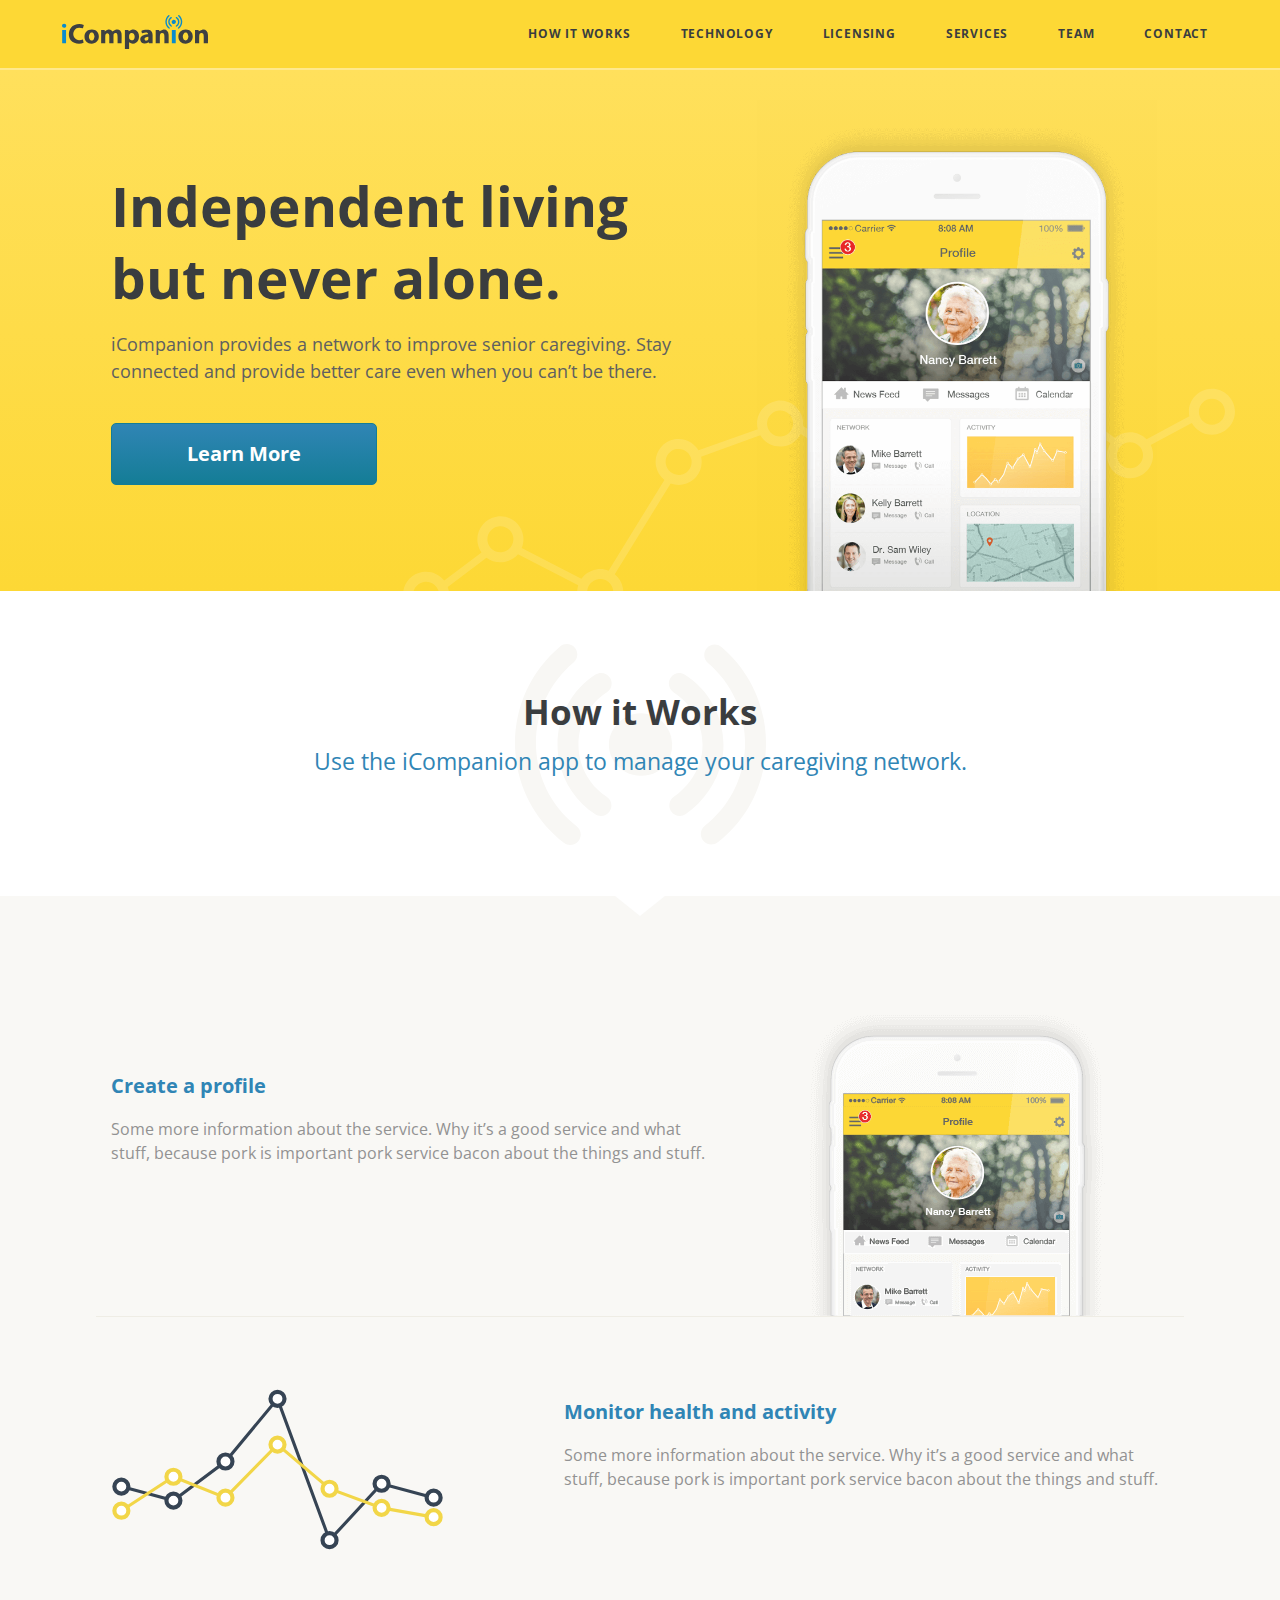
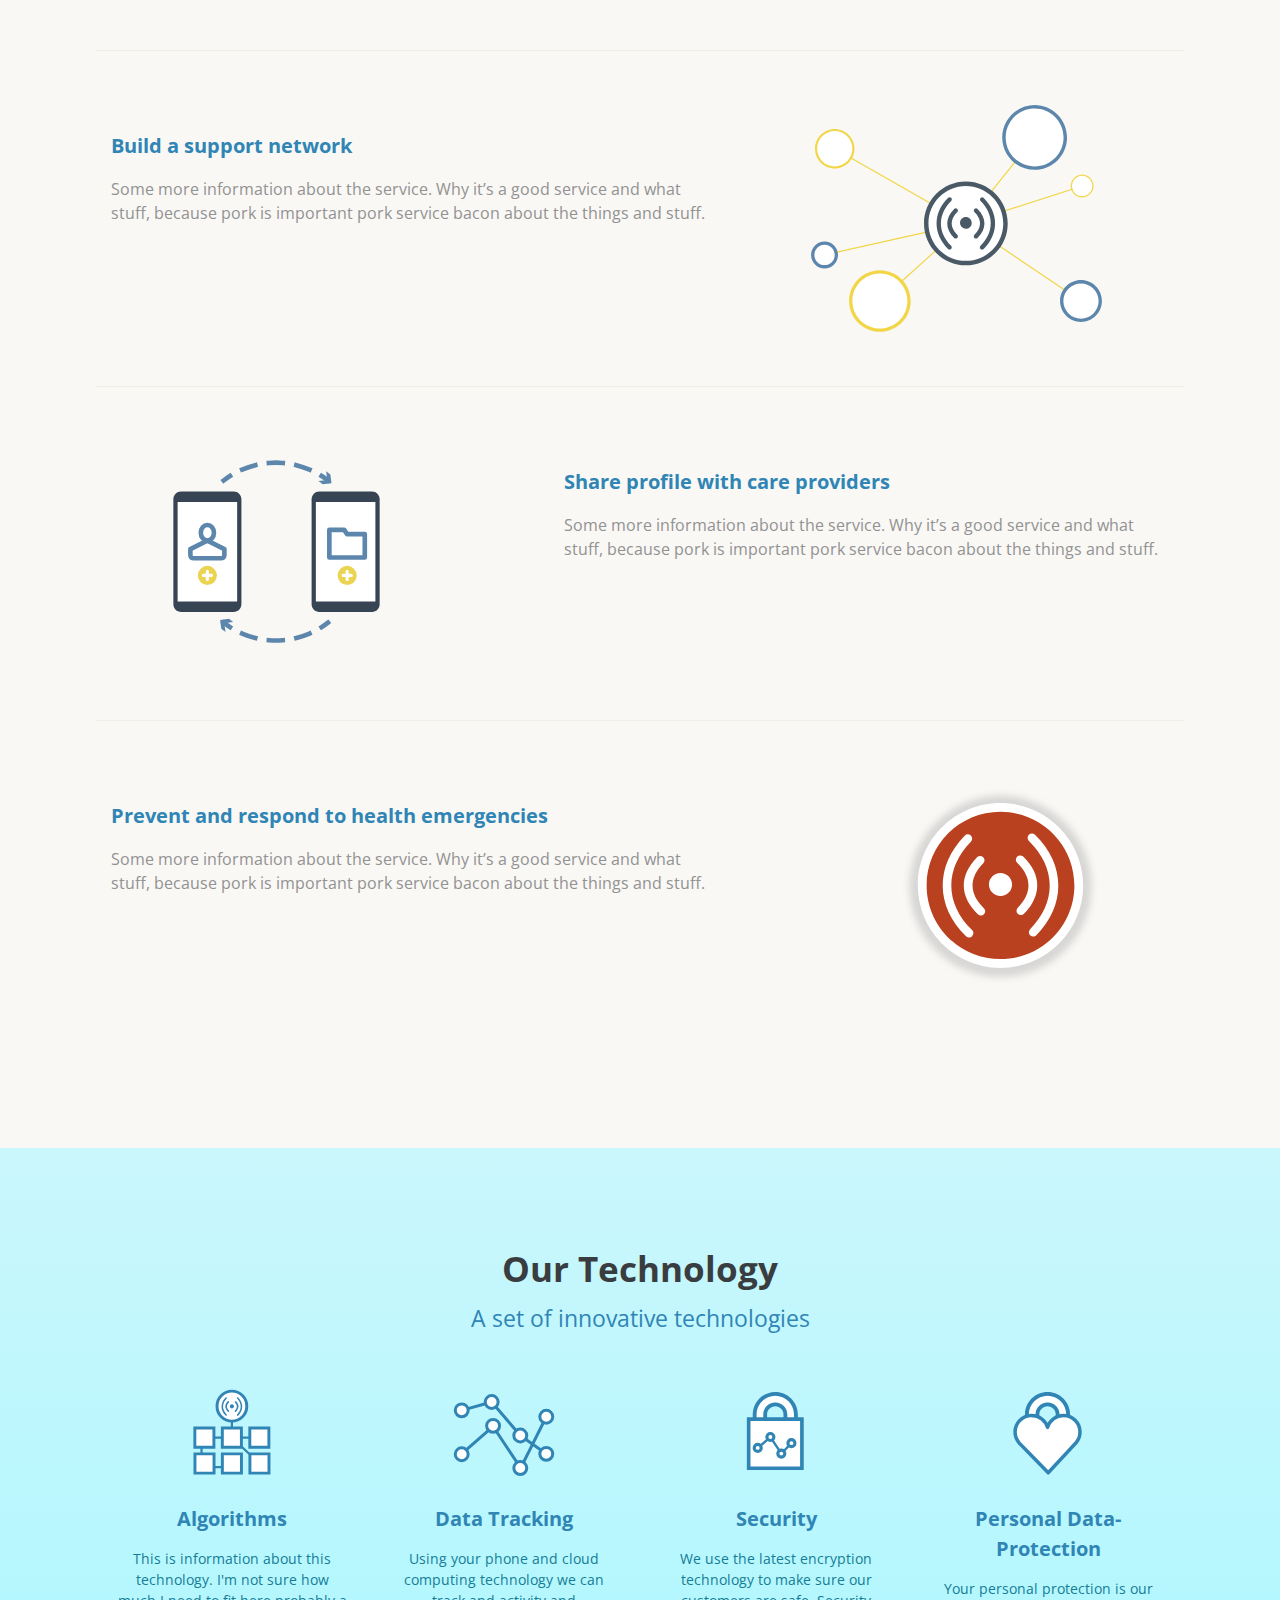
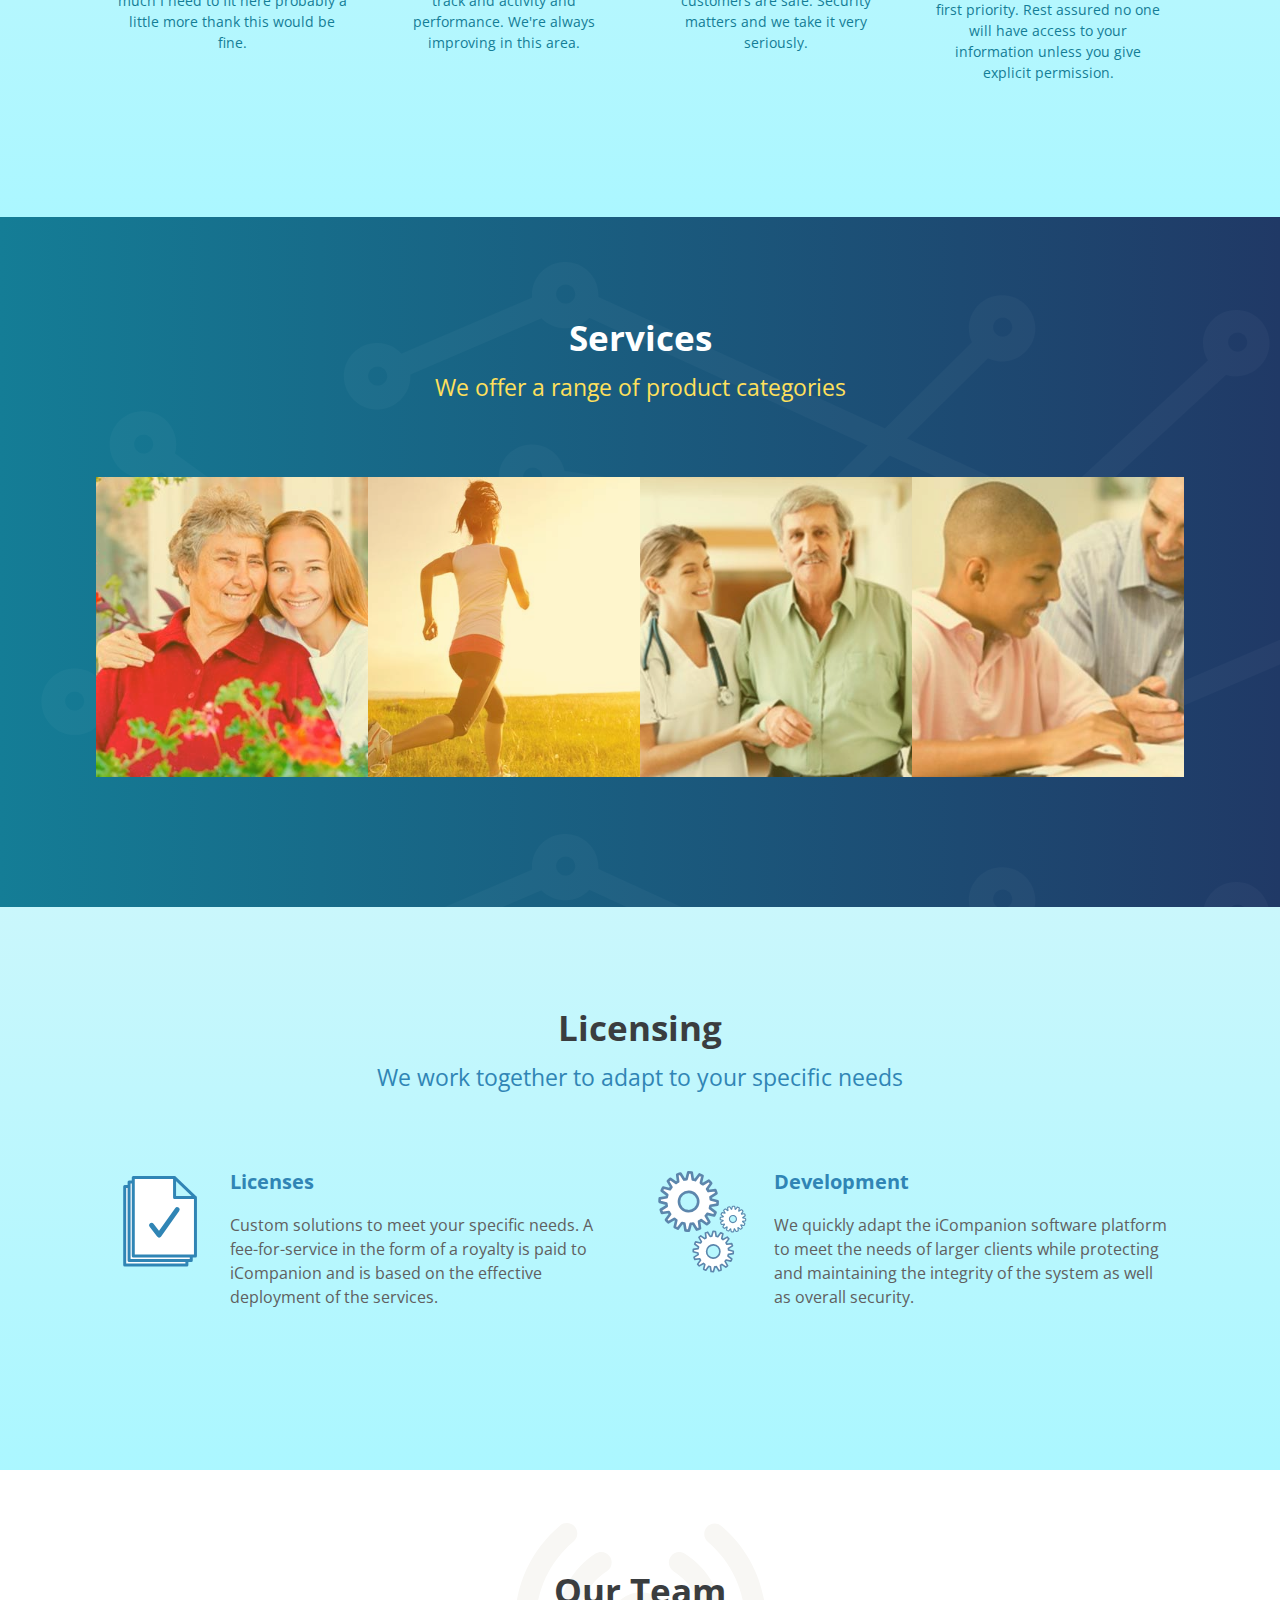
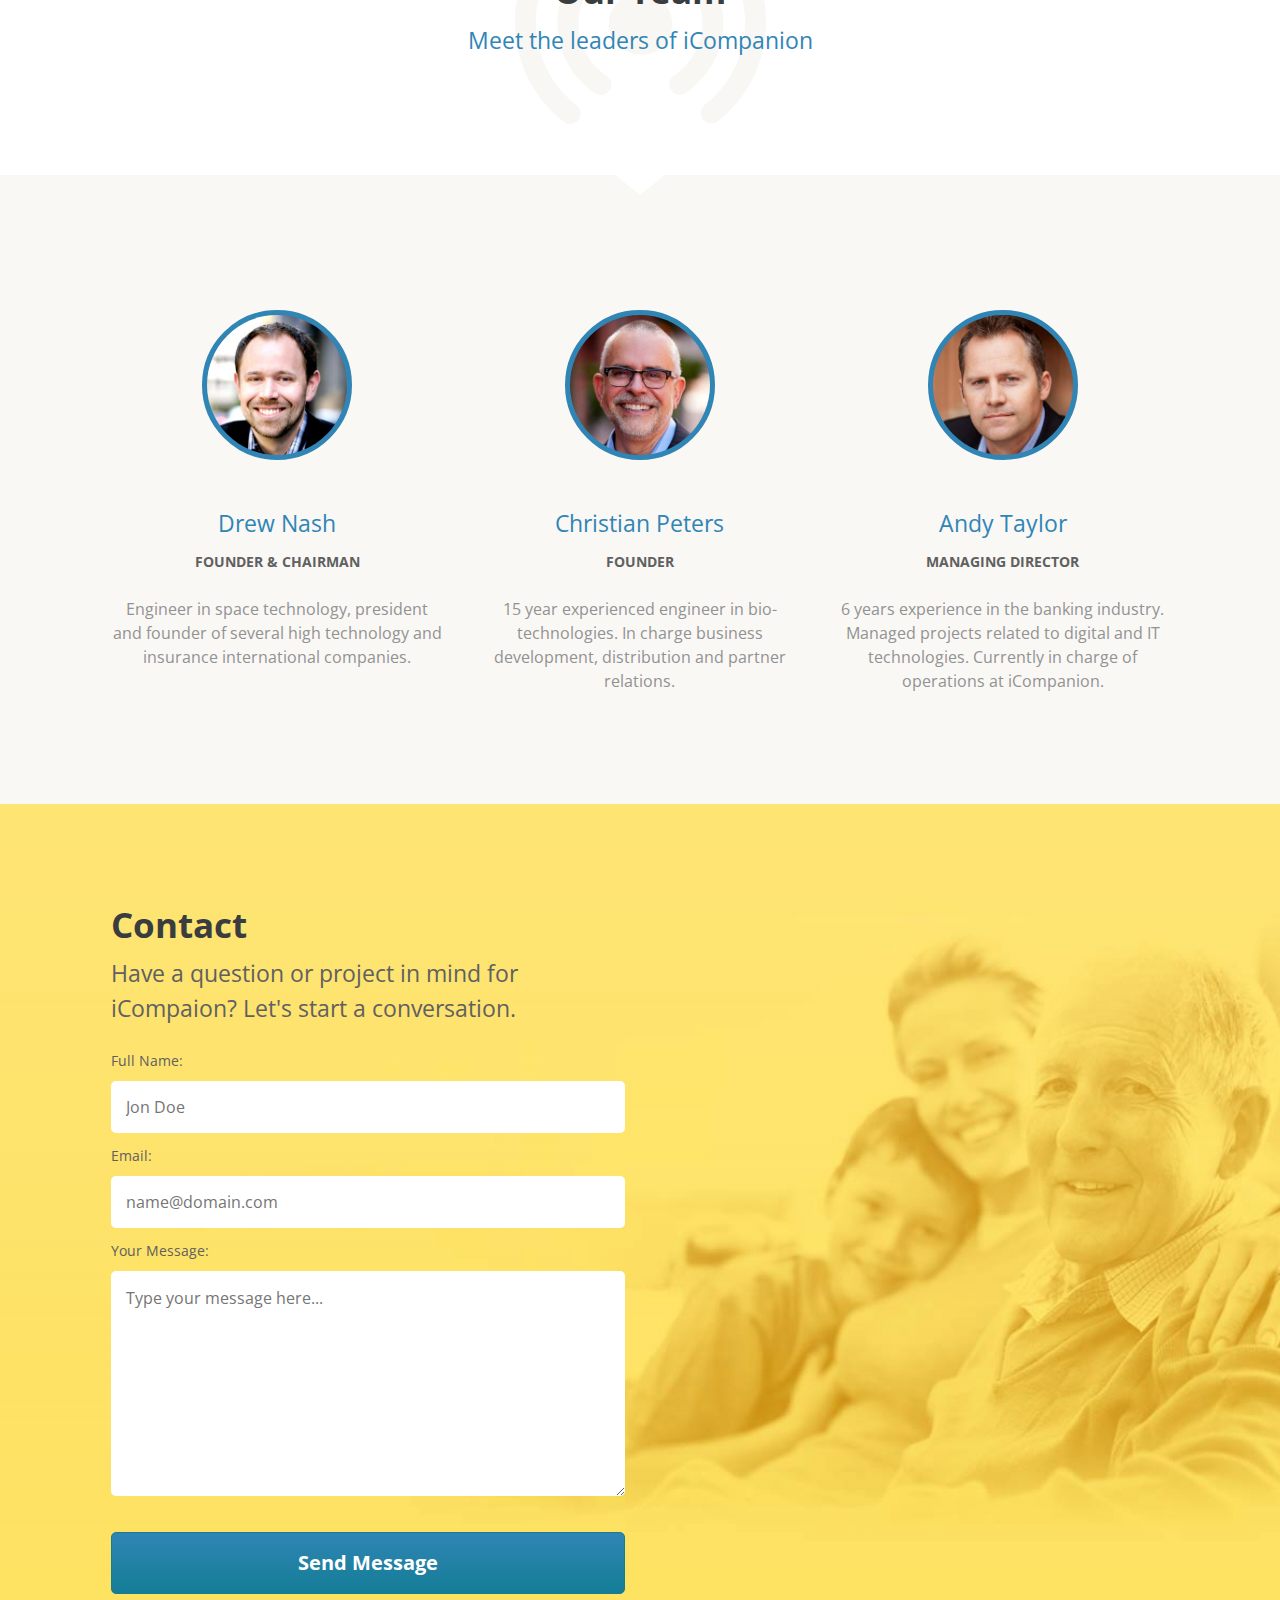
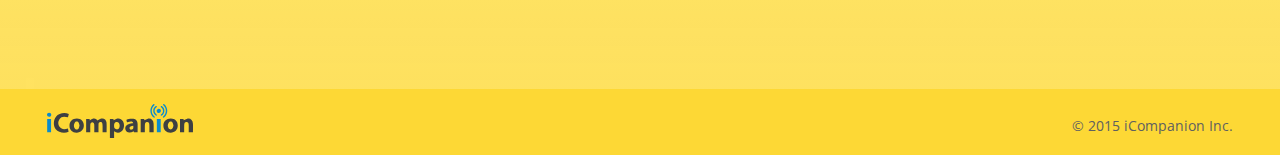
<file: index.html>
<!doctype html>
<html class="no-js" lang="">
    <head>
        <meta charset="utf-8">
        <meta http-equiv="X-UA-Compatible" content="IE=edge,chrome=1">
        <title>iCompanion - Independent living but never alone</title>
        <meta name="description" content="Mange senior caretaking with the icompanion app">
        <meta name="viewport" content="width=device-width, initial-scale=1">
        <link href='https://fonts.googleapis.com/css?family=Open+Sans:400,300,700' rel='stylesheet' type='text/css'>
        <link rel="stylesheet" href="css/main.css">
        <script src="js/vendor/modernizr-2.8.3.min.js"></script>
    </head>

    <body>
        <nav class="navbar">
          <div class="container-fluid container--wide">
            <div class="row">
              <div class="col-md-4">
                <div class="navbar__logo">
                  <a class="link-plain"><img src="img/logo.svg" alt="icompaion logo"></a>
                </div>
              </div>

              <div class="col-md-8 navbar--right">
                  <a href="#contact" class="navbar__link">Contact</a>
                  <a href="#about" class="navbar__link">Team</a>
                  <a href="#services" class="navbar__link">Services</a>
                  <a href="#licensing" class="navbar__link">Licensing</a>
                  <a href="#technology" class="navbar__link">Technology</a>
                  <a href="#howitworks" class="navbar__link">How it works</a>
              </div>

            </div>
          </div>
        </nav>
        <!-- End of Nav -->

        <section class="hero">
          <div class="container--content">
            <div class="container-fluid">
              <div class="row">
                <div class="col-lg-7 col-md-6">
                  <div class="hero__intro">
                    <h1>Independent living but never alone.</h1>
                    <p class="type--large">iCompanion provides a network to improve senior caregiving. Stay connected and provide better care even when you can’t be there.</p>
                    <a href="#howitworks" class="button">Learn More</a>
                  </div>
                </div>
                  <img class="hero__phone" src="img/hero-phone.png" alt="iCompaion app on phone">
              </div>
            </div>
          </div>
        </section> <!-- End of Hero Section -->

        <section id="howitworks" class="section__intro space--section">
          <div class="container-fluid container--content">
            <div class="row">
              <h2 class="section__title">How it Works</h2>
              <p class="section__subHead">Use the iCompanion app to manage your caregiving network.</p>
            </div>
          </div>
        </section> <!-- End of How it Works - Introduction Section -->

        <section class="features space--section">
          <div class="container-fluid container--content">

            <div class="row feature">
              <div class="col-md-7 space--inner">
                <h3>Create a profile</h3>
                <p class="type-light">Some more information about the service. Why it’s a good service and what stuff, because pork is important pork service bacon about the things and stuff.</p>
              </div>
              <div class="col-md-5">
                <img class="feature__image" src="img/feature-profile.png" alt="icompanion app feature">
              </div>
            </div>

            <div class="row feature">
              <div class="col-md-7 col-md-push-5 space--inner">
                <h3>Monitor health and activity</h3>
                <p class="type-light">Some more information about the service. Why it’s a good service and what stuff, because pork is important pork service bacon about the things and stuff.</p>
              </div>
              <div class="col-md-4 col-md-pull-7">
                <img class="feature__image" src="img/feature-monitorHealth.svg" alt="iCompanion app feature">
              </div>
            </div>

            <div class="row feature">
              <div class="col-md-7 space--inner">
                <h3>Build a support network</h3>
                <p class="type-light">Some more information about the service. Why it’s a good service and what stuff, because pork is important pork service bacon about the things and stuff.</p>
              </div>
              <div class="col-md-5">
                <img class="feature__image" src="img/feature-buildNetwork.svg" alt="icompanion app feature">
              </div>
            </div>

            <div class="row feature">
              <div class="col-md-7 col-md-push-5 space--inner">
                <h3>Share profile with care providers</h3>
                <p class="type-light">Some more information about the service. Why it’s a good service and what stuff, because pork is important pork service bacon about the things and stuff.</p>
              </div>
              <div class="col-md-4 col-md-pull-7">
                <img class="feature__image" src="img/feature-shareProfile.svg" alt="iCompanion app feature">
              </div>
            </div>

            <div class="row feature">
              <div class="col-md-7 space--inner">
                <h3>Prevent and respond to health emergencies</h3>
                <p class="type-light">Some more information about the service. Why it’s a good service and what stuff, because pork is important pork service bacon about the things and stuff.</p>
              </div>
              <div class="col-md-4 col-md-push-1">
                <img class="feature__image" src="img/feature-respondEmergency.svg" alt="iCompanion app feature">
              </div>
            </div>
          </div>
        </section> <!-- End of Features Section -->

        <section id="technology" class="technology space--section">
          <div class="container-fluid container--content">
            <div class="row">
              <h2 class="section__title">Our Technology</h2>
              <p class="section__subHead">A set of innovative technologies</p>
              <div class="technology__feature col-md-6 col-lg-3">
                <img src="img/technology-algorithms.svg" alt="iCompanion algorithm technology">
                <h3>Algorithms</h3>
                <p>This is information about this technology. I'm not sure how much I need to fit here probably a little more thank this would be fine.</p>
              </div>
              <div class="technology__feature col-md-6 col-lg-3">
                <img src="img/technology-tracking.svg" alt="iCompaion tracking technology">
                <h3>Data Tracking</h3>
                <p>Using your phone and cloud computing technology we can track and activity and performance. We're always improving in this area.</p>
              </div>
              <div class="technology__feature col-md-6 col-lg-3">
                <img src="img/technology-security.svg" alt="iCompanion security technology">
                <h3>Security</h3>
                <p>We use the latest encryption technology to make sure our customers are safe. Security matters and we take it very seriously.</p>
              </div>
              <div class="technology__feature col-md-6 col-lg-3">
                <img src="img/technology-personal.svg" alt="iCompanion personal security technology">
                <h3>Personal Data-Protection</h3>
                <p>Your personal protection is our first priority. Rest assured no one will have access to your information unless you give explicit permission.</p>
              </div>
            </div>
          </div>
        </section> <!-- End of Technology Section -->

        <section id="services" class="services space--section--xBottom">
          <div class="container-fluid container--content">
            <div class="row row-no-padding">
              <h2 class="section__title--light">Services</h2>
              <p class="section__subHead--brand">We offer a range of product categories</p>

              <div class="space--innerSm">

                <div class="col-sm-6 col-lg-3">
                  <div class="services__feature--senior">
                    <div class="services__feature__overlay">
                      <h3 class="services__feature__title">Senior + Guardian</h3>
                      <p class="services__feature__description">Use iCompanion to help manage the care of your parent.</p>
                    </div>
                  </div>
                </div>

                <div class="col-sm-6 col-lg-3">
                  <div class="services__feature--athlete">
                    <div class="services__feature__overlay">
                      <h3 class="services__feature__title">Athlete + Coach</h3>
                      <p class="services__feature__description">Use iCompanion to track training performance and activity while.</p>
                    </div>
                  </div>
                </div>

                <div class="col-sm-6 col-lg-3">
                  <div class="services__feature--patient">
                    <div class="services__feature__overlay">
                      <h3 class="services__feature__title">Patient + Doctor</h3>
                      <p class="services__feature__description">Use iCompanion to improve the way you communicate with your doctor.</p>
                    </div>
                  </div>
                </div>

                <div class="col-sm-6 col-lg-3">
                  <div class="services__feature--student">
                    <div class="services__feature__overlay">
                      <h3 class="services__feature__title">Student + Teacher</h3>
                      <p class="services__feature__description">Track your student's progress and give feedback</p>
                    </div>
                  </div>
                </div>
              </div>
            </div>
          </div>
        </section> <!-- End of Services Section -->

        <section id="licensing" class="licensing space--section">
          <div class="container-fluid container--content">
            <div class="row">
              <h2 class="section__title center">Licensing</h2>
              <p class="section__subHead center">We work together to adapt to your specific needs</p>
              <div class="col-md-6 space--innerSm">
                <img src="img/licensing-licenses.svg" class="licensing__icon" alt="licensing with icompanion">
                <h3>Licenses</h3>
                <p>Custom solutions to meet your specific needs. A fee-for-service in the form of a royalty is paid to iCompanion and is based on the effective deployment of the services.</p>
              </div>
              <div class="col-md-6 space--innerSm">
                <img src="img/licensing-development.svg" class="licensing__icon" alt="development with iCompanion">
                <h3>Development</h3>
                <p>We quickly adapt the iCompanion software platform to meet the needs of larger clients while protecting and maintaining the integrity of the system as well as overall security.</p>
              </div>
            </div>
          </div>

        </section> <!-- End of Licensing Section -->

        <section id="about" class="section__intro space--section">
          <div class="container-fluid container--content">
            <div class="row">
              <h2 class="section__title">Our Team</h2>
              <p class="section__subHead">Meet the leaders of iCompanion</p>
            </div>
          </div>
        </section>

        <section class="team space--section">
          <div class="container-fluid container--content">
            <div class="row">
              <div class="col-md-4">
                <img src="img/team-1.jpg" class="team__avatar"
                 alt="headshot of Drew Nash">
                <h4>Drew Nash</h4>
                <h5>Founder &amp; Chairman</h5>
                <p>Engineer in space technology, president and founder of several high technology and insurance international companies.</p>
              </div>

              <div class="col-md-4">
                <img src="img/team-2.jpg" class="team__avatar" alt="headshot of Christian Peters">
                <h4>Christian Peters</h4>
                <h5>Founder</h5>
                <p>15 year experienced engineer in bio-technologies. In charge business development, distribution and partner relations.</p>
              </div>

              <div class="col-md-4">
                <img src="img/team-3.jpg" class="team__avatar" alt="headshot of Andy Taylor">
                <h4>Andy Taylor</h4>
                <h5>Managing Director</h5>
                <p>6 years experience in the banking industry. Managed projects related to digital and IT technologies. Currently in charge of operations at iCompanion.</p>
              </div>

            </div>
          </div>
        </section> <!-- End of Team Section -->

        <section id="contact" class="contact space--section">
          <div class="container-fluid container--content">
            <div class="row">
              <div class="col-md-7 col-lg-6">
                <h2 class="section__title">Contact</h2>
                <p class="section__subHead--dark">Have a question or project in mind for iCompaion? Let's start a conversation.</p>
                <fieldset>
                  <label>Full Name:</label>
                  <input placeholder="Jon Doe" type="text" tabindex="1" />
                </fieldset>
                <fieldset>
                  <label>Email:</label>
                  <input placeholder="name@domain.com" type="email" tabindex="2" />
                </fieldset>
                <fieldset>
                  <label>Your Message:</label>
                  <textarea placeholder="Type your message here..." tabindex="5"></textarea>
                </fieldset>
                <a class="button--full">Send Message</a>
              </div>
            </div>
          </div>
        </section> <!-- End of Contact -->

        <footer class="footer">
          <div class="container-fluid container--wide">
            <a class="link-plain"><img src="img/logo.svg" alt="iCompanion logo"></a>
            <p class="right no-m">&copy; 2015 iCompanion Inc.</p>
          </div>
        </footer>

        <script src="//ajax.googleapis.com/ajax/libs/jquery/1.11.2/jquery.min.js"></script>
        <script>window.jQuery || document.write('<script src="js/vendor/jquery-1.11.2.min.js"><\/script>')</script>

        <script src="js/plugins.js"></script>
        <script src="js/main.js"></script>
    </body>
</html>
</file>
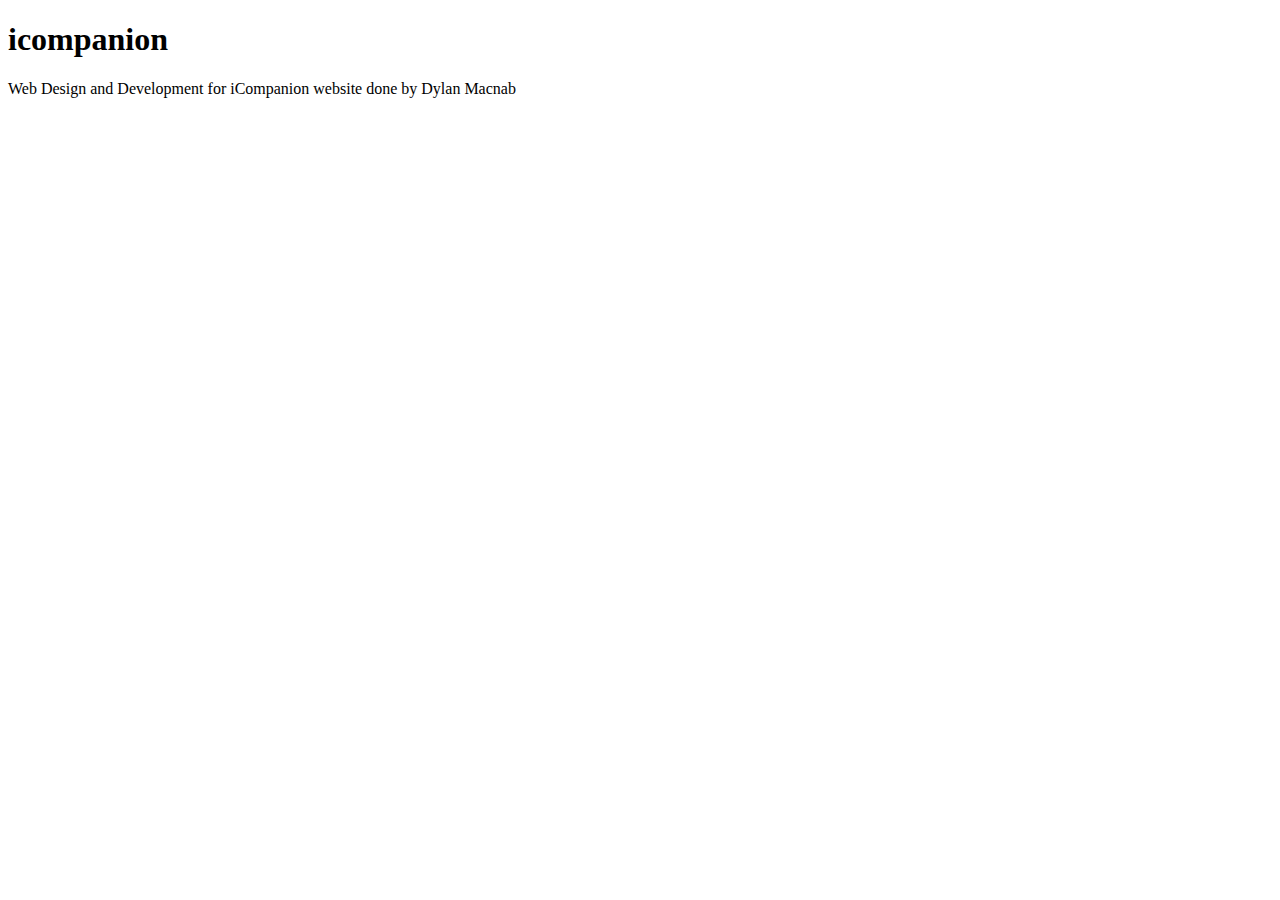
<file: README.html>
<!DOCTYPE html>
<html>
<head>
	<meta charset="utf-8"/>
</head>
<body>
<h1 id="icompanion">icompanion</h1>

<p>Web Design and Development for iCompanion website done by Dylan Macnab</p>

</body>
</html>
</file>
<file: css/main.css>
/*! normalize.css v3.0.2 | MIT License | git.io/normalize */
/**
 * 1. Set default font family to sans-serif.
 * 2. Prevent iOS text size adjust after orientation change, without disabling
 *    user zoom.
 */
html {
  font-family: sans-serif;
  /* 1 */
  -ms-text-size-adjust: 100%;
  /* 2 */
  -webkit-text-size-adjust: 100%;
  /* 2 */ }

/**
 * Remove default margin.
 */
body {
  margin: 0; }

/* HTML5 display definitions
   ========================================================================== */
/**
 * Correct `block` display not defined for any HTML5 element in IE 8/9.
 * Correct `block` display not defined for `details` or `summary` in IE 10/11
 * and Firefox.
 * Correct `block` display not defined for `main` in IE 11.
 */
article,
aside,
details,
figcaption,
figure,
footer,
header,
hgroup,
main,
menu,
nav,
section,
summary {
  display: block; }

/**
 * 1. Correct `inline-block` display not defined in IE 8/9.
 * 2. Normalize vertical alignment of `progress` in Chrome, Firefox, and Opera.
 */
audio,
canvas,
progress,
video {
  display: inline-block;
  /* 1 */
  vertical-align: baseline;
  /* 2 */ }

/**
 * Prevent modern browsers from displaying `audio` without controls.
 * Remove excess height in iOS 5 devices.
 */
audio:not([controls]) {
  display: none;
  height: 0; }

/**
 * Address `[hidden]` styling not present in IE 8/9/10.
 * Hide the `template` element in IE 8/9/11, Safari, and Firefox < 22.
 */
[hidden],
template {
  display: none; }

/* Links
   ========================================================================== */
/**
 * Remove the gray background color from active links in IE 10.
 */
a {
  background-color: transparent; }

/**
 * Improve readability when focused and also mouse hovered in all browsers.
 */
a:active,
a:hover {
  outline: 0; }

/* Text-level semantics
   ========================================================================== */
/**
 * Address styling not present in IE 8/9/10/11, Safari, and Chrome.
 */
abbr[title] {
  border-bottom: 1px dotted; }

/**
 * Address style set to `bolder` in Firefox 4+, Safari, and Chrome.
 */
b,
strong {
  font-weight: bold; }

/**
 * Address styling not present in Safari and Chrome.
 */
dfn {
  font-style: italic; }

/**
 * Address variable `h1` font-size and margin within `section` and `article`
 * contexts in Firefox 4+, Safari, and Chrome.
 */
h1 {
  font-size: 2em;
  margin: 0.67em 0; }

/**
 * Address styling not present in IE 8/9.
 */
mark {
  background: #ff0;
  color: #000; }

/**
 * Address inconsistent and variable font size in all browsers.
 */
small {
  font-size: 80%; }

/**
 * Prevent `sub` and `sup` affecting `line-height` in all browsers.
 */
sub,
sup {
  font-size: 75%;
  line-height: 0;
  position: relative;
  vertical-align: baseline; }

sup {
  top: -0.5em; }

sub {
  bottom: -0.25em; }

/* Embedded content
   ========================================================================== */
/**
 * Remove border when inside `a` element in IE 8/9/10.
 */
img {
  border: 0; }

/**
 * Correct overflow not hidden in IE 9/10/11.
 */
svg:not(:root) {
  overflow: hidden; }

/* Grouping content
   ========================================================================== */
/**
 * Address margin not present in IE 8/9 and Safari.
 */
figure {
  margin: 1em 40px; }

/**
 * Address differences between Firefox and other browsers.
 */
hr {
  box-sizing: content-box;
  height: 0; }

/**
 * Contain overflow in all browsers.
 */
pre {
  overflow: auto; }

/**
 * Address odd `em`-unit font size rendering in all browsers.
 */
code,
kbd,
pre,
samp {
  font-family: monospace, monospace;
  font-size: 1em; }

/* Forms
   ========================================================================== */
/**
 * Known limitation: by default, Chrome and Safari on OS X allow very limited
 * styling of `select`, unless a `border` property is set.
 */
/**
 * 1. Correct color not being inherited.
 *    Known issue: affects color of disabled elements.
 * 2. Correct font properties not being inherited.
 * 3. Address margins set differently in Firefox 4+, Safari, and Chrome.
 */
button,
input,
optgroup,
select,
textarea {
  color: inherit;
  /* 1 */
  font: inherit;
  /* 2 */
  margin: 0;
  /* 3 */ }

/**
 * Address `overflow` set to `hidden` in IE 8/9/10/11.
 */
button {
  overflow: visible; }

/**
 * Address inconsistent `text-transform` inheritance for `button` and `select`.
 * All other form control elements do not inherit `text-transform` values.
 * Correct `button` style inheritance in Firefox, IE 8/9/10/11, and Opera.
 * Correct `select` style inheritance in Firefox.
 */
button,
select {
  text-transform: none; }

/**
 * 1. Avoid the WebKit bug in Android 4.0.* where (2) destroys native `audio`
 *    and `video` controls.
 * 2. Correct inability to style clickable `input` types in iOS.
 * 3. Improve usability and consistency of cursor style between image-type
 *    `input` and others.
 */
button,
html input[type="button"],
input[type="reset"],
input[type="submit"] {
  -webkit-appearance: button;
  /* 2 */
  cursor: pointer;
  /* 3 */ }

/**
 * Re-set default cursor for disabled elements.
 */
button[disabled],
html input[disabled] {
  cursor: default; }

/**
 * Remove inner padding and border in Firefox 4+.
 */
button::-moz-focus-inner,
input::-moz-focus-inner {
  border: 0;
  padding: 0; }

/**
 * Address Firefox 4+ setting `line-height` on `input` using `!important` in
 * the UA stylesheet.
 */
input {
  line-height: normal; }

/**
 * It's recommended that you don't attempt to style these elements.
 * Firefox's implementation doesn't respect box-sizing, padding, or width.
 *
 * 1. Address box sizing set to `content-box` in IE 8/9/10.
 * 2. Remove excess padding in IE 8/9/10.
 */
input[type="checkbox"],
input[type="radio"] {
  box-sizing: border-box;
  /* 1 */
  padding: 0;
  /* 2 */ }

/**
 * Fix the cursor style for Chrome's increment/decrement buttons. For certain
 * `font-size` values of the `input`, it causes the cursor style of the
 * decrement button to change from `default` to `text`.
 */
input[type="number"]::-webkit-inner-spin-button,
input[type="number"]::-webkit-outer-spin-button {
  height: auto; }

/**
 * 1. Address `appearance` set to `searchfield` in Safari and Chrome.
 * 2. Address `box-sizing` set to `border-box` in Safari and Chrome
 *    (include `-moz` to future-proof).
 */
input[type="search"] {
  -webkit-appearance: textfield;
  /* 1 */
  /* 2 */
  box-sizing: content-box; }

/**
 * Remove inner padding and search cancel button in Safari and Chrome on OS X.
 * Safari (but not Chrome) clips the cancel button when the search input has
 * padding (and `textfield` appearance).
 */
input[type="search"]::-webkit-search-cancel-button,
input[type="search"]::-webkit-search-decoration {
  -webkit-appearance: none; }

/**
 * Define consistent border, margin, and padding.
 */
fieldset {
  border: 1px solid #c0c0c0;
  margin: 0 2px;
  padding: 0.35em 0.625em 0.75em; }

/**
 * 1. Correct `color` not being inherited in IE 8/9/10/11.
 * 2. Remove padding so people aren't caught out if they zero out fieldsets.
 */
legend {
  border: 0;
  /* 1 */
  padding: 0;
  /* 2 */ }

/**
 * Remove default vertical scrollbar in IE 8/9/10/11.
 */
textarea {
  overflow: auto; }

/**
 * Don't inherit the `font-weight` (applied by a rule above).
 * NOTE: the default cannot safely be changed in Chrome and Safari on OS X.
 */
optgroup {
  font-weight: bold; }

/* Tables
   ========================================================================== */
/**
 * Remove most spacing between table cells.
 */
table {
  border-collapse: collapse;
  border-spacing: 0; }

td,
th {
  padding: 0; }

* {
  box-sizing: border-box; }

html {
  font-size: 16px;
  line-height: 1.5;
  font-family: "Open Sans", Helvetica, Arial, sans-serif;
  font-weight: 400;
  color: #606060; }

body {
  background: #FDD835; }

h1, h2, h3, h4 {
  margin: 0 0 10px 0;
  padding: 0;
  font-family: "Open Sans", Helvetica, Arial, sans-serif;
  line-height: 1.5; }

h1 {
  font-size: 30px;
  line-height: 1.3;
  color: #3A3D3F;
  padding-top: 50px; }
  @media (min-width: 992px) {
    h1 {
      font-size: 40px; } }
  @media (min-width: 1200px) {
    h1 {
      font-size: 55px; } }

h2 {
  font-size: 30px;
  color: #3A3D3F; }
  @media (min-width: 992px) {
    h2 {
      font-size: 35px; } }

h3 {
  color: #3085B5;
  font-size: 16px; }
  @media (min-width: 992px) {
    h3 {
      font-size: 20px; } }

h4 {
  font-weight: 400;
  font-size: 20px;
  color: #3085B5; }
  @media (min-width: 992px) {
    h4 {
      font-size: 23px; } }

h5 {
  font-size: .9rem;
  text-transform: uppercase;
  margin-top: 0; }

p {
  font-family: "Open Sans", Helvetica, Arial, sans-serif;
  font-size: 16px; }

a {
  color: #3B7893;
  text-decoration: none;
  -webkit-transition: .3s;
          transition: .3s; }
  a:hover, a:focus, a:active {
    color: #285768;
    border-bottom: 1px solid #147D96;
    cursor: pointer; }

em {
  font-family: "Open Sans", Helvetica, Arial, sans-serif;
  font-weight: 400italic; }

strong {
  font-weight: 700; }

ol, ul {
  margin: 0 0 16px 20px;
  padding: 0; }

ol > ol, ul > ul {
  margin-bottom: 0; }

blockquote {
  margin: 1rem 0 1rem 2rem;
  padding: 0 2rem;
  font-family: "Open Sans", Helvetica, Arial, sans-serif;
  font-weight: 300;
  font-size: 1.15rem;
  border-left: 3px solid #686868;
  color: #A7A7A7; }

table {
  width: 100%;
  text-align: left;
  line-height: 2;
  font-family: "Open Sans", Helvetica, Arial, sans-serif;
  margin: 1rem 0; }
  table thead {
    border-bottom: 3px solid #686868;
    font-weight: 700; }
  table tr {
    border-bottom: 1px solid #686868;
    font-weight: 400; }
  table caption {
    text-align: left;
    font-weight: 300;
    color: #929292; }

fieldset {
  border: none;
  margin: 0 0 10px;
  min-width: 100%;
  padding: 0;
  width: 100%; }

input, textarea {
  width: 100%;
  border: 0;
  border-radius: 5px;
  padding: 15px;
  text-align: left; }

textarea {
  height: 225px; }

label {
  display: inline-block;
  width: 100%;
  text-align: left;
  margin-bottom: 10px;
  font-size: 14px; }

img {
  max-width: 100%; }

.row-no-padding [class*="col-"] {
  padding-left: 0 !important;
  padding-right: 0 !important; }

.container {
  margin-right: auto;
  margin-left: auto;
  padding-left: 15px;
  padding-right: 15px; }

@media (min-width: 768px) {
  .container {
    width: 750px; } }
@media (min-width: 992px) {
  .container {
    width: 970px; } }
@media (min-width: 1200px) {
  .container {
    width: 1170px; } }
.container-fluid {
  margin-right: auto;
  margin-left: auto;
  padding-left: 15px;
  padding-right: 15px; }

.row {
  margin-left: -15px;
  margin-right: -15px; }

.col-xs-1, .col-sm-1, .col-md-1, .col-lg-1, .col-xs-2, .col-sm-2, .col-md-2, .col-lg-2, .col-xs-3, .col-sm-3, .col-md-3, .col-lg-3, .col-xs-4, .col-sm-4, .col-md-4, .col-lg-4, .col-xs-5, .col-sm-5, .col-md-5, .col-lg-5, .col-xs-6, .col-sm-6, .col-md-6, .col-lg-6, .col-xs-7, .col-sm-7, .col-md-7, .col-lg-7, .col-xs-8, .col-sm-8, .col-md-8, .col-lg-8, .col-xs-9, .col-sm-9, .col-md-9, .col-lg-9, .col-xs-10, .col-sm-10, .col-md-10, .col-lg-10, .col-xs-11, .col-sm-11, .col-md-11, .col-lg-11, .col-xs-12, .col-sm-12, .col-md-12, .col-lg-12 {
  position: relative;
  min-height: 1px;
  padding-left: 15px;
  padding-right: 15px; }

.col-xs-1, .col-xs-2, .col-xs-3, .col-xs-4, .col-xs-5, .col-xs-6, .col-xs-7, .col-xs-8, .col-xs-9, .col-xs-10, .col-xs-11, .col-xs-12 {
  float: left; }

.col-xs-12 {
  width: 100%; }

.col-xs-11 {
  width: 91.66666667%; }

.col-xs-10 {
  width: 83.33333333%; }

.col-xs-9 {
  width: 75%; }

.col-xs-8 {
  width: 66.66666667%; }

.col-xs-7 {
  width: 58.33333333%; }

.col-xs-6 {
  width: 50%; }

.col-xs-5 {
  width: 41.66666667%; }

.col-xs-4 {
  width: 33.33333333%; }

.col-xs-3 {
  width: 25%; }

.col-xs-2 {
  width: 16.66666667%; }

.col-xs-1 {
  width: 8.33333333%; }

.col-xs-pull-12 {
  right: 100%; }

.col-xs-pull-11 {
  right: 91.66666667%; }

.col-xs-pull-10 {
  right: 83.33333333%; }

.col-xs-pull-9 {
  right: 75%; }

.col-xs-pull-8 {
  right: 66.66666667%; }

.col-xs-pull-7 {
  right: 58.33333333%; }

.col-xs-pull-6 {
  right: 50%; }

.col-xs-pull-5 {
  right: 41.66666667%; }

.col-xs-pull-4 {
  right: 33.33333333%; }

.col-xs-pull-3 {
  right: 25%; }

.col-xs-pull-2 {
  right: 16.66666667%; }

.col-xs-pull-1 {
  right: 8.33333333%; }

.col-xs-pull-0 {
  right: auto; }

.col-xs-push-12 {
  left: 100%; }

.col-xs-push-11 {
  left: 91.66666667%; }

.col-xs-push-10 {
  left: 83.33333333%; }

.col-xs-push-9 {
  left: 75%; }

.col-xs-push-8 {
  left: 66.66666667%; }

.col-xs-push-7 {
  left: 58.33333333%; }

.col-xs-push-6 {
  left: 50%; }

.col-xs-push-5 {
  left: 41.66666667%; }

.col-xs-push-4 {
  left: 33.33333333%; }

.col-xs-push-3 {
  left: 25%; }

.col-xs-push-2 {
  left: 16.66666667%; }

.col-xs-push-1 {
  left: 8.33333333%; }

.col-xs-push-0 {
  left: auto; }

.col-xs-offset-12 {
  margin-left: 100%; }

.col-xs-offset-11 {
  margin-left: 91.66666667%; }

.col-xs-offset-10 {
  margin-left: 83.33333333%; }

.col-xs-offset-9 {
  margin-left: 75%; }

.col-xs-offset-8 {
  margin-left: 66.66666667%; }

.col-xs-offset-7 {
  margin-left: 58.33333333%; }

.col-xs-offset-6 {
  margin-left: 50%; }

.col-xs-offset-5 {
  margin-left: 41.66666667%; }

.col-xs-offset-4 {
  margin-left: 33.33333333%; }

.col-xs-offset-3 {
  margin-left: 25%; }

.col-xs-offset-2 {
  margin-left: 16.66666667%; }

.col-xs-offset-1 {
  margin-left: 8.33333333%; }

.col-xs-offset-0 {
  margin-left: 0%; }

@media (min-width: 768px) {
  .col-sm-1, .col-sm-2, .col-sm-3, .col-sm-4, .col-sm-5, .col-sm-6, .col-sm-7, .col-sm-8, .col-sm-9, .col-sm-10, .col-sm-11, .col-sm-12 {
    float: left; }

  .col-sm-12 {
    width: 100%; }

  .col-sm-11 {
    width: 91.66666667%; }

  .col-sm-10 {
    width: 83.33333333%; }

  .col-sm-9 {
    width: 75%; }

  .col-sm-8 {
    width: 66.66666667%; }

  .col-sm-7 {
    width: 58.33333333%; }

  .col-sm-6 {
    width: 50%; }

  .col-sm-5 {
    width: 41.66666667%; }

  .col-sm-4 {
    width: 33.33333333%; }

  .col-sm-3 {
    width: 25%; }

  .col-sm-2 {
    width: 16.66666667%; }

  .col-sm-1 {
    width: 8.33333333%; }

  .col-sm-pull-12 {
    right: 100%; }

  .col-sm-pull-11 {
    right: 91.66666667%; }

  .col-sm-pull-10 {
    right: 83.33333333%; }

  .col-sm-pull-9 {
    right: 75%; }

  .col-sm-pull-8 {
    right: 66.66666667%; }

  .col-sm-pull-7 {
    right: 58.33333333%; }

  .col-sm-pull-6 {
    right: 50%; }

  .col-sm-pull-5 {
    right: 41.66666667%; }

  .col-sm-pull-4 {
    right: 33.33333333%; }

  .col-sm-pull-3 {
    right: 25%; }

  .col-sm-pull-2 {
    right: 16.66666667%; }

  .col-sm-pull-1 {
    right: 8.33333333%; }

  .col-sm-pull-0 {
    right: auto; }

  .col-sm-push-12 {
    left: 100%; }

  .col-sm-push-11 {
    left: 91.66666667%; }

  .col-sm-push-10 {
    left: 83.33333333%; }

  .col-sm-push-9 {
    left: 75%; }

  .col-sm-push-8 {
    left: 66.66666667%; }

  .col-sm-push-7 {
    left: 58.33333333%; }

  .col-sm-push-6 {
    left: 50%; }

  .col-sm-push-5 {
    left: 41.66666667%; }

  .col-sm-push-4 {
    left: 33.33333333%; }

  .col-sm-push-3 {
    left: 25%; }

  .col-sm-push-2 {
    left: 16.66666667%; }

  .col-sm-push-1 {
    left: 8.33333333%; }

  .col-sm-push-0 {
    left: auto; }

  .col-sm-offset-12 {
    margin-left: 100%; }

  .col-sm-offset-11 {
    margin-left: 91.66666667%; }

  .col-sm-offset-10 {
    margin-left: 83.33333333%; }

  .col-sm-offset-9 {
    margin-left: 75%; }

  .col-sm-offset-8 {
    margin-left: 66.66666667%; }

  .col-sm-offset-7 {
    margin-left: 58.33333333%; }

  .col-sm-offset-6 {
    margin-left: 50%; }

  .col-sm-offset-5 {
    margin-left: 41.66666667%; }

  .col-sm-offset-4 {
    margin-left: 33.33333333%; }

  .col-sm-offset-3 {
    margin-left: 25%; }

  .col-sm-offset-2 {
    margin-left: 16.66666667%; }

  .col-sm-offset-1 {
    margin-left: 8.33333333%; }

  .col-sm-offset-0 {
    margin-left: 0%; } }
@media (min-width: 992px) {
  .col-md-1, .col-md-2, .col-md-3, .col-md-4, .col-md-5, .col-md-6, .col-md-7, .col-md-8, .col-md-9, .col-md-10, .col-md-11, .col-md-12 {
    float: left; }

  .col-md-12 {
    width: 100%; }

  .col-md-11 {
    width: 91.66666667%; }

  .col-md-10 {
    width: 83.33333333%; }

  .col-md-9 {
    width: 75%; }

  .col-md-8 {
    width: 66.66666667%; }

  .col-md-7 {
    width: 58.33333333%; }

  .col-md-6 {
    width: 50%; }

  .col-md-5 {
    width: 41.66666667%; }

  .col-md-4 {
    width: 33.33333333%; }

  .col-md-3 {
    width: 25%; }

  .col-md-2 {
    width: 16.66666667%; }

  .col-md-1 {
    width: 8.33333333%; }

  .col-md-pull-12 {
    right: 100%; }

  .col-md-pull-11 {
    right: 91.66666667%; }

  .col-md-pull-10 {
    right: 83.33333333%; }

  .col-md-pull-9 {
    right: 75%; }

  .col-md-pull-8 {
    right: 66.66666667%; }

  .col-md-pull-7 {
    right: 58.33333333%; }

  .col-md-pull-6 {
    right: 50%; }

  .col-md-pull-5 {
    right: 41.66666667%; }

  .col-md-pull-4 {
    right: 33.33333333%; }

  .col-md-pull-3 {
    right: 25%; }

  .col-md-pull-2 {
    right: 16.66666667%; }

  .col-md-pull-1 {
    right: 8.33333333%; }

  .col-md-pull-0 {
    right: auto; }

  .col-md-push-12 {
    left: 100%; }

  .col-md-push-11 {
    left: 91.66666667%; }

  .col-md-push-10 {
    left: 83.33333333%; }

  .col-md-push-9 {
    left: 75%; }

  .col-md-push-8 {
    left: 66.66666667%; }

  .col-md-push-7 {
    left: 58.33333333%; }

  .col-md-push-6 {
    left: 50%; }

  .col-md-push-5 {
    left: 41.66666667%; }

  .col-md-push-4 {
    left: 33.33333333%; }

  .col-md-push-3 {
    left: 25%; }

  .col-md-push-2 {
    left: 16.66666667%; }

  .col-md-push-1 {
    left: 8.33333333%; }

  .col-md-push-0 {
    left: auto; }

  .col-md-offset-12 {
    margin-left: 100%; }

  .col-md-offset-11 {
    margin-left: 91.66666667%; }

  .col-md-offset-10 {
    margin-left: 83.33333333%; }

  .col-md-offset-9 {
    margin-left: 75%; }

  .col-md-offset-8 {
    margin-left: 66.66666667%; }

  .col-md-offset-7 {
    margin-left: 58.33333333%; }

  .col-md-offset-6 {
    margin-left: 50%; }

  .col-md-offset-5 {
    margin-left: 41.66666667%; }

  .col-md-offset-4 {
    margin-left: 33.33333333%; }

  .col-md-offset-3 {
    margin-left: 25%; }

  .col-md-offset-2 {
    margin-left: 16.66666667%; }

  .col-md-offset-1 {
    margin-left: 8.33333333%; }

  .col-md-offset-0 {
    margin-left: 0%; } }
@media (min-width: 1200px) {
  .col-lg-1, .col-lg-2, .col-lg-3, .col-lg-4, .col-lg-5, .col-lg-6, .col-lg-7, .col-lg-8, .col-lg-9, .col-lg-10, .col-lg-11, .col-lg-12 {
    float: left; }

  .col-lg-12 {
    width: 100%; }

  .col-lg-11 {
    width: 91.66666667%; }

  .col-lg-10 {
    width: 83.33333333%; }

  .col-lg-9 {
    width: 75%; }

  .col-lg-8 {
    width: 66.66666667%; }

  .col-lg-7 {
    width: 58.33333333%; }

  .col-lg-6 {
    width: 50%; }

  .col-lg-5 {
    width: 41.66666667%; }

  .col-lg-4 {
    width: 33.33333333%; }

  .col-lg-3 {
    width: 25%; }

  .col-lg-2 {
    width: 16.66666667%; }

  .col-lg-1 {
    width: 8.33333333%; }

  .col-lg-pull-12 {
    right: 100%; }

  .col-lg-pull-11 {
    right: 91.66666667%; }

  .col-lg-pull-10 {
    right: 83.33333333%; }

  .col-lg-pull-9 {
    right: 75%; }

  .col-lg-pull-8 {
    right: 66.66666667%; }

  .col-lg-pull-7 {
    right: 58.33333333%; }

  .col-lg-pull-6 {
    right: 50%; }

  .col-lg-pull-5 {
    right: 41.66666667%; }

  .col-lg-pull-4 {
    right: 33.33333333%; }

  .col-lg-pull-3 {
    right: 25%; }

  .col-lg-pull-2 {
    right: 16.66666667%; }

  .col-lg-pull-1 {
    right: 8.33333333%; }

  .col-lg-pull-0 {
    right: auto; }

  .col-lg-push-12 {
    left: 100%; }

  .col-lg-push-11 {
    left: 91.66666667%; }

  .col-lg-push-10 {
    left: 83.33333333%; }

  .col-lg-push-9 {
    left: 75%; }

  .col-lg-push-8 {
    left: 66.66666667%; }

  .col-lg-push-7 {
    left: 58.33333333%; }

  .col-lg-push-6 {
    left: 50%; }

  .col-lg-push-5 {
    left: 41.66666667%; }

  .col-lg-push-4 {
    left: 33.33333333%; }

  .col-lg-push-3 {
    left: 25%; }

  .col-lg-push-2 {
    left: 16.66666667%; }

  .col-lg-push-1 {
    left: 8.33333333%; }

  .col-lg-push-0 {
    left: auto; }

  .col-lg-offset-12 {
    margin-left: 100%; }

  .col-lg-offset-11 {
    margin-left: 91.66666667%; }

  .col-lg-offset-10 {
    margin-left: 83.33333333%; }

  .col-lg-offset-9 {
    margin-left: 75%; }

  .col-lg-offset-8 {
    margin-left: 66.66666667%; }

  .col-lg-offset-7 {
    margin-left: 58.33333333%; }

  .col-lg-offset-6 {
    margin-left: 50%; }

  .col-lg-offset-5 {
    margin-left: 41.66666667%; }

  .col-lg-offset-4 {
    margin-left: 33.33333333%; }

  .col-lg-offset-3 {
    margin-left: 25%; }

  .col-lg-offset-2 {
    margin-left: 16.66666667%; }

  .col-lg-offset-1 {
    margin-left: 8.33333333%; }

  .col-lg-offset-0 {
    margin-left: 0%; } }
.clearfix:before,
.clearfix:after,
.container:before,
.container:after,
.container-fluid:before,
.container-fluid:after,
.row:before,
.row:after {
  content: " ";
  display: table; }

.clearfix:after,
.container:after,
.container-fluid:after,
.row:after {
  clear: both; }

.container--content {
  margin: 0 auto;
  width: 90%; }
  @media (min-width: 992px) {
    .container--content {
      width: 85%;
      max-width: 1200px; } }

.container--wide {
  margin: 0 auto; }
  @media (min-width: 992px) {
    .container--wide {
      width: 95%;
      max-width: 1500px; } }

.type--large {
  font-size: 20px; }

.type--small {
  font-size: 12px; }

.type-light {
  color: #929292; }

.right {
  float: right; }

.no-m {
  margin: 0; }

.center {
  text-align: center !important; }

.link-plain {
  border: none; }
  .link-plain:hover {
    border: none; }

.navbar {
  background-color: #FDD835;
  border-bottom: 2px solid #FFE98D;
  height: 70px; }

.navbar--right {
  display: none; }
  @media (min-width: 992px) {
    .navbar--right {
      float: right;
      display: block; } }

.navbar__logo {
  padding: 15px;
  overflow: hidden;
  text-align: center; }
  @media (min-width: 992px) {
    .navbar__logo {
      text-align: left; } }

.navbar__link {
  display: inline-block;
  float: right;
  padding: 25px 0;
  margin: 0 25px;
  height: 70px;
  color: #3A3D3F;
  font-family: "Open Sans", Helvetica, Arial, sans-serif;
  font-weight: 700;
  font-size: 12px;
  list-style: none;
  text-transform: uppercase;
  letter-spacing: .05rem;
  border-bottom: 2px solid transparent; }
  .navbar__link:hover {
    color: #3A3D3F;
    border-bottom: 2px solid #285768; }

.footer {
  background: #FDD835;
  padding: 15px 0 15px 0;
  line-height: 1; }
  .footer p {
    padding-top: 15px;
    font-size: 14px; }

.hero {
  background-color: red;
  background: url("../img/linegraph.svg") no-repeat 95% 90%, -webkit-linear-gradient(#FFE05C, #FDD835);
  background: url("../img/linegraph.svg") no-repeat 95% 90%, linear-gradient(#FFE05C, #FDD835);
  position: relative;
  background-size: 120% auto, contain; }
  @media (min-width: 992px) {
    .hero {
      background: url("../img/linegraph.svg") no-repeat 95% 90%, -webkit-linear-gradient(#FFE05C, #FDD835);
      background: url("../img/linegraph.svg") no-repeat 95% 90%, linear-gradient(#FFE05C, #FDD835);
      background-size: 80% auto, contain; } }
  @media (min-width: 1200px) {
    .hero {
      background: url("../img/linegraph.svg") no-repeat 90% 110%, -webkit-linear-gradient(#FFE05C, #FDD835);
      background: url("../img/linegraph.svg") no-repeat 90% 110%, linear-gradient(#FFE05C, #FDD835);
      background-size: 65% auto, contain; } }
  .hero p {
    font-size: 18px; }

.hero__intro {
  text-align: center;
  padding: 20px 0; }
  @media (min-width: 992px) {
    .hero__intro {
      padding: 50px 0 20px 0;
      text-align: left; } }

.hero__phone {
  margin: 0 auto;
  text-align: center;
  display: block;
  width: 450px;
  max-width: 90%; }
  @media (min-width: 992px) {
    .hero__phone {
      width: 375px;
      padding-top: 30px; } }
  @media (min-width: 1200px) {
    .hero__phone {
      width: 400px; } }

.button {
  display: inline-block;
  padding: 15px 75px;
  font-weight: 700;
  font-size: 20px;
  text-align: center;
  color: white;
  background: -webkit-linear-gradient(#3085B5, #147D96);
  background: linear-gradient(#3085B5, #147D96);
  border: 1px solid #147D96;
  border-radius: 5px;
  margin-top: 20px;
  -webkit-transition: .3s;
          transition: .3s; }
  .button:hover {
    border: 1px solid #3085B5;
    box-shadow: 0 0 20px 10px rgba(0, 0, 0, 0.08); }

.button--full {
  display: inline-block;
  width: 100%;
  padding: 15px 0;
  font-weight: 700;
  font-size: 20px;
  text-align: center;
  color: white;
  background: -webkit-linear-gradient(#3085B5, #147D96);
  background: linear-gradient(#3085B5, #147D96);
  border: 1px solid #147D96;
  border-radius: 5px;
  margin-top: 20px;
  -webkit-transition: .3s;
          transition: .3s; }
  .button--full:hover {
    border: 1px solid #3085B5;
    box-shadow: 0 0 20px 10px rgba(0, 0, 0, 0.08); }

.space--section {
  padding: 95px 0; }

.space--section--xBottom {
  padding-top: 95px;
  padding-bottom: 130px; }

.space--inner {
  padding-top: 80px;
  padding-bottom: 30px; }

.space--innerSm {
  padding-top: 50px;
  padding-bottom: 50px; }

.section__title, .section__title--light {
  font-weight: 700;
  margin-bottom: 5px;
  color: #3A3D3F; }

.section__title--light {
  color: white; }

.section__subHead, .section__subHead--dark, .section__subHead--brand {
  margin-top: 0;
  padding-top: 0;
  font-size: 20px;
  font-weight: 400;
  color: #3085B5; }
  @media (min-width: 992px) {
    .section__subHead, .section__subHead--dark, .section__subHead--brand {
      font-size: 23px; } }

.section__subHead--dark {
  color: #606060; }

.section__subHead--brand {
  color: #FFE05C; }

.section__intro {
  position: relative;
  background: white;
  margin: 0 auto;
  text-align: center;
  background-image: url("../img/logomark.svg");
  background-position: center;
  background-repeat: no-repeat; }
  .section__intro:after {
    content: ' ';
    height: 0;
    width: 0;
    position: absolute;
    margin: 0 auto;
    bottom: -45px;
    right: 0;
    left: 0;
    border: solid transparent;
    border-width: 25px;
    border-top: 20px solid white;
    z-index: 2; }

.features {
  background: #F9F8F5;
  text-align: center; }
  @media (min-width: 992px) {
    .features {
      text-align: left; } }

.feature {
  border-bottom: 1px solid #efede5; }
  .feature:last-of-type {
    border-bottom: none; }

.feature__image {
  display: block;
  margin: 0 auto; }

.technology {
  background-color: #CAF7FC;
  background: -webkit-linear-gradient(#CAF7FC, #ABF7FF);
  background: linear-gradient(#CAF7FC, #ABF7FF);
  margin: 0 auto;
  text-align: center; }
  .technology img {
    height: 100px; }

.technology__feature {
  padding: 25px 20px; }
  .technology__feature h3 {
    padding-top: 15px; }
  .technology__feature p {
    color: #147D96;
    font-size: 14px; }

.services {
  background: url("../img/linegraph-bg.svg"), -webkit-linear-gradient(right, #203966, #147D96);
  background: url("../img/linegraph-bg.svg"), linear-gradient(to left, #203966, #147D96);
  text-align: center; }

[class^="services__feature--"] {
  display: block;
  height: 300px;
  background-position: center;
  background-size: cover;
  background-position: center top;
  background-repeat: no-repeat;
  -webkit-transition: .5s;
          transition: .5s;
  position: relative; }
  [class^="services__feature--"]:hover {
    box-shadow: 0 0 20px 10px rgba(0, 0, 0, 0.2);
    z-index: 100; }
    [class^="services__feature--"]:hover .services__feature__description,
    [class^="services__feature--"]:hover .services__feature__title {
      opacity: 1; }
    [class^="services__feature--"]:hover .services__feature__overlay {
      background: rgba(253, 206, 3, 0.9); }

.services__feature--senior {
  background-image: url("../img/services-senior.jpg"); }

.services__feature--student {
  background-image: url("../img/services-student.jpg"); }

.services__feature--athlete {
  background-image: url("../img/services-athlete.jpg"); }

.services__feature--patient {
  background-image: url("../img/services-patient.jpg"); }

.services__feature__description,
.services__feature__title {
  opacity: 0;
  color: white;
  text-shadow: 0 0 1px rgba(0, 0, 0, 0.5);
  -webkit-transition: .05s;
          transition: .05s; }

.services__feature__title {
  padding-top: 15%; }

.services__feature__overlay {
  height: 100%;
  width: 100%;
  position: absolute;
  opacity: 1;
  background-color: rgba(253, 216, 53, 0.25);
  -webkit-transition: .5s;
          transition: .5s;
  padding: 20px; }

.licensing {
  background: -webkit-linear-gradient(#CAF7FC, #ABF7FF);
  background: linear-gradient(#CAF7FC, #ABF7FF);
  text-align: center; }
  .licensing p {
    overflow: hidden; }
  @media (min-width: 992px) {
    .licensing {
      text-align: left; } }

@media (min-width: 992px) {
  .licensing__icon {
    padding: 0 25px 0 0;
    float: left; } }

.team {
  background: #F9F8F5;
  text-align: center; }
  .team p {
    color: #929292; }

.team__avatar {
  background-color: #3085B5;
  border: 5px solid #3085B5;
  border-radius: 50%;
  height: 150px;
  width: 150px;
  margin: 40px 0; }

.contact {
  background: -webkit-linear-gradient(#FDD835, #FFE05C);
  background: linear-gradient(#FDD835, #FFE05C); }
  @media (min-width: 992px) {
    .contact {
      background: -webkit-linear-gradient(rgba(255, 233, 151, 0.3), rgba(253, 216, 53, 0.1)), url("../img/contact-bg-md.jpg") no-repeat center center;
      background: linear-gradient(rgba(255, 233, 151, 0.3), rgba(253, 216, 53, 0.1)), url("../img/contact-bg-md.jpg") no-repeat center center;
      background-size: cover; } }
  @media (min-width: 1200px) {
    .contact {
      background: -webkit-linear-gradient(rgba(255, 233, 151, 0.3), rgba(253, 216, 53, 0.1)), url("../img/contact-bg.jpg") no-repeat top center;
      background: linear-gradient(rgba(255, 233, 151, 0.3), rgba(253, 216, 53, 0.1)), url("../img/contact-bg.jpg") no-repeat top center;
      background-size: cover; } }
</file>
